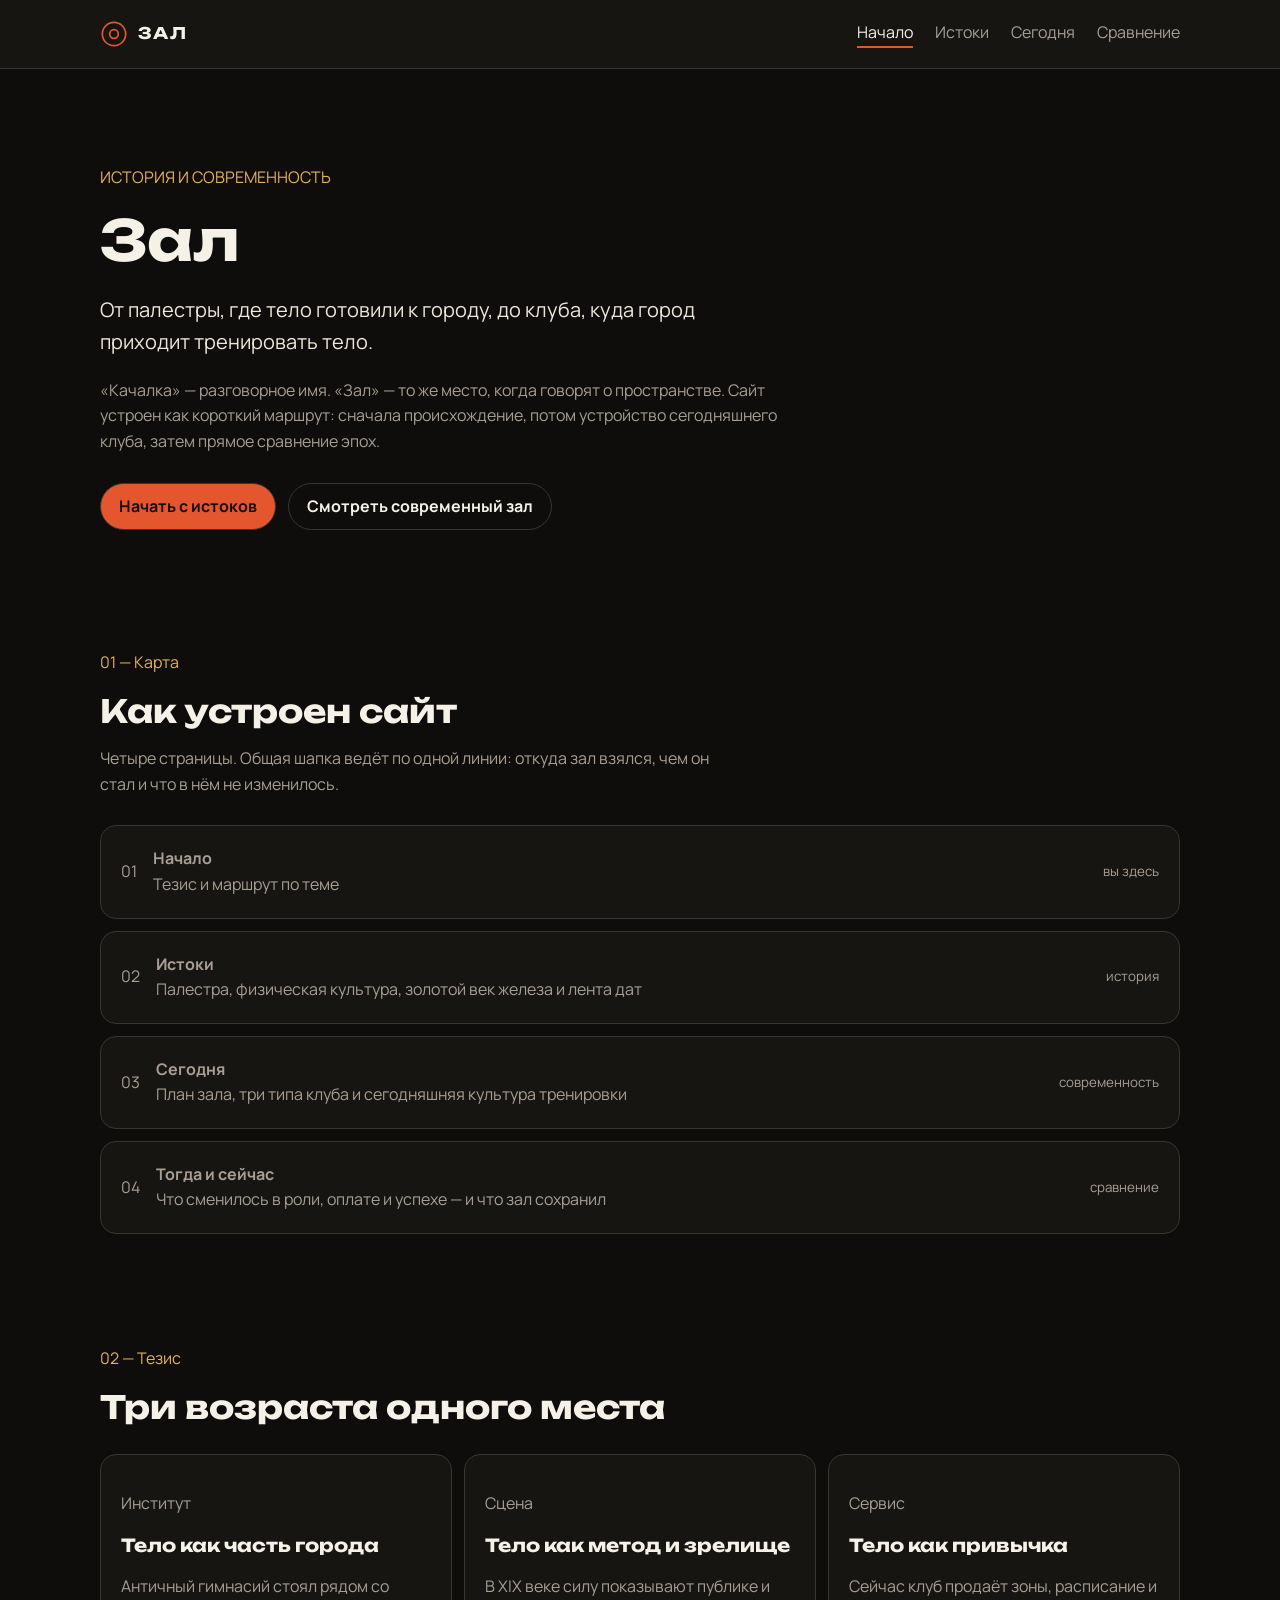
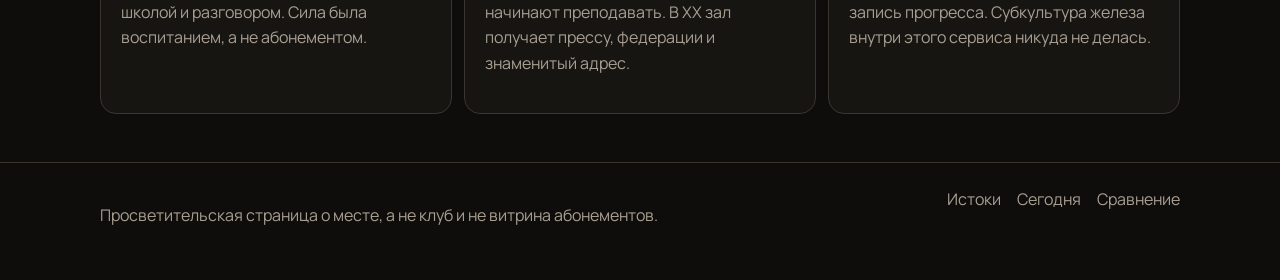
<file: index.html>
<!DOCTYPE html>
<html lang="ru">
<head>
  <meta charset="UTF-8">
  <meta name="viewport" content="width=device-width, initial-scale=1">
  <title>Зал — история и современность</title>
  <meta name="description" content="Структура сайта о качалке: от древней палестры до современного клуба.">
  <link href="https://fonts.googleapis.com/css2?family=Manrope:wght@400;600;700&family=Unbounded:wght@500;700&display=swap" rel="stylesheet">
  <link rel="stylesheet" href="style.css">
</head>
<body>
  <a class="skip" href="#content">К содержанию</a>
  <header class="site-header">
    <div class="wrap">
      <a class="logo" href="index.html">
        <svg viewBox="0 0 36 36" aria-hidden="true">
          <circle cx="18" cy="18" r="15" fill="none" stroke="currentColor" stroke-width="2.2"/>
          <circle cx="18" cy="18" r="5.5" fill="none" stroke="currentColor" stroke-width="2.2"/>
        </svg>
        ЗАЛ
      </a>
      <button class="nav-toggle" type="button" aria-expanded="false" aria-controls="site-nav" aria-label="Меню">
        <span></span>
      </button>
      <nav class="nav" id="site-nav">
        <a href="index.html">Начало</a>
        <a href="history.html">Истоки</a>
        <a href="modern.html">Сегодня</a>
        <a href="compare.html">Сравнение</a>
      </nav>
    </div>
  </header>

  <main id="content">
    <section class="hero">
      <div class="wrap">
        <p class="kicker">История и современность</p>
        <h1>Зал</h1>
        <p class="lead">От палестры, где тело готовили к городу, до клуба, куда город приходит тренировать тело.</p>
        <p class="deck">«Качалка» — разговорное имя. «Зал» — то же место, когда говорят о пространстве. Сайт устроен как короткий маршрут: сначала происхождение, потом устройство сегодняшнего клуба, затем прямое сравнение эпох.</p>
        <div class="hero-actions">
          <a class="btn btn-primary" href="history.html">Начать с истоков</a>
          <a class="btn btn-ghost" href="modern.html">Смотреть современный зал</a>
        </div>
      </div>
    </section>

    <section class="section">
      <div class="wrap">
        <div class="section-head">
          <p class="num">01 — Карта</p>
          <h2>Как устроен сайт</h2>
          <p class="deck">Четыре страницы. Общая шапка ведёт по одной линии: откуда зал взялся, чем он стал и что в нём не изменилось.</p>
        </div>
        <div class="map">
          <a href="index.html">
            <span class="num">01</span>
            <span><strong>Начало</strong><span>Тезис и маршрут по теме</span></span>
            <small>вы здесь</small>
          </a>
          <a href="history.html">
            <span class="num">02</span>
            <span><strong>Истоки</strong><span>Палестра, физическая культура, золотой век железа и лента дат</span></span>
            <small>история</small>
          </a>
          <a href="modern.html">
            <span class="num">03</span>
            <span><strong>Сегодня</strong><span>План зала, три типа клуба и сегодняшняя культура тренировки</span></span>
            <small>современность</small>
          </a>
          <a href="compare.html">
            <span class="num">04</span>
            <span><strong>Тогда и сейчас</strong><span>Что сменилось в роли, оплате и успехе — и что зал сохранил</span></span>
            <small>сравнение</small>
          </a>
        </div>
      </div>
    </section>

    <section class="section">
      <div class="wrap">
        <div class="section-head">
          <p class="num">02 — Тезис</p>
          <h2>Три возраста одного места</h2>
        </div>
        <div class="thesis">
          <article class="card">
            <p class="num">Институт</p>
            <h3>Тело как часть города</h3>
            <p>Античный гимнасий стоял рядом со школой и разговором. Сила была воспитанием, а не абонементом.</p>
          </article>
          <article class="card">
            <p class="num">Сцена</p>
            <h3>Тело как метод и зрелище</h3>
            <p>В XIX веке силу показывают публике и начинают преподавать. В XX зал получает прессу, федерации и знаменитый адрес.</p>
          </article>
          <article class="card">
            <p class="num">Сервис</p>
            <h3>Тело как привычка</h3>
            <p>Сейчас клуб продаёт зоны, расписание и запись прогресса. Субкультура железа внутри этого сервиса никуда не делась.</p>
          </article>
        </div>
      </div>
    </section>
  </main>

  <footer class="site-footer">
    <div class="wrap">
      <p>Просветительская страница о месте, а не клуб и не витрина абонементов.</p>
      <nav aria-label="Страницы">
        <a href="history.html">Истоки</a>
        <a href="modern.html">Сегодня</a>
        <a href="compare.html">Сравнение</a>
      </nav>
    </div>
  </footer>
  <script src="script.js"></script>
</body>
</html>
</file>
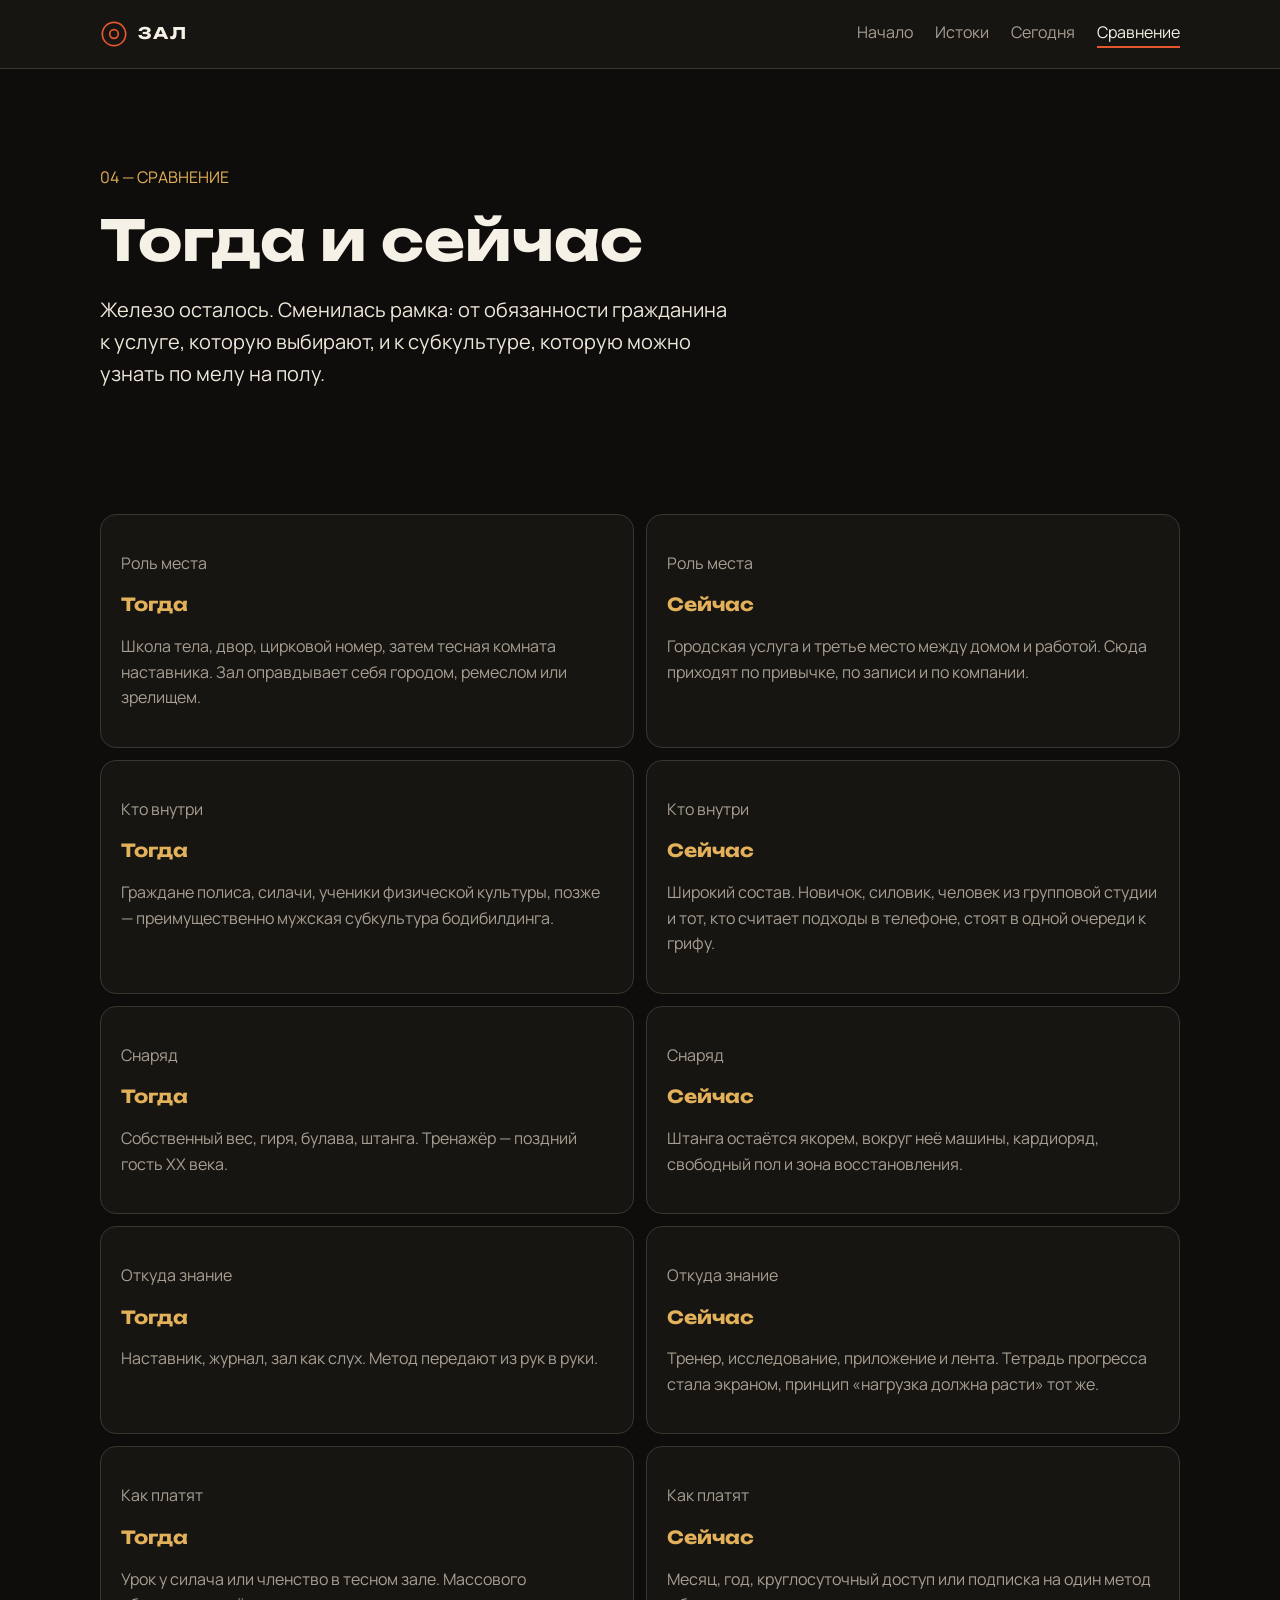
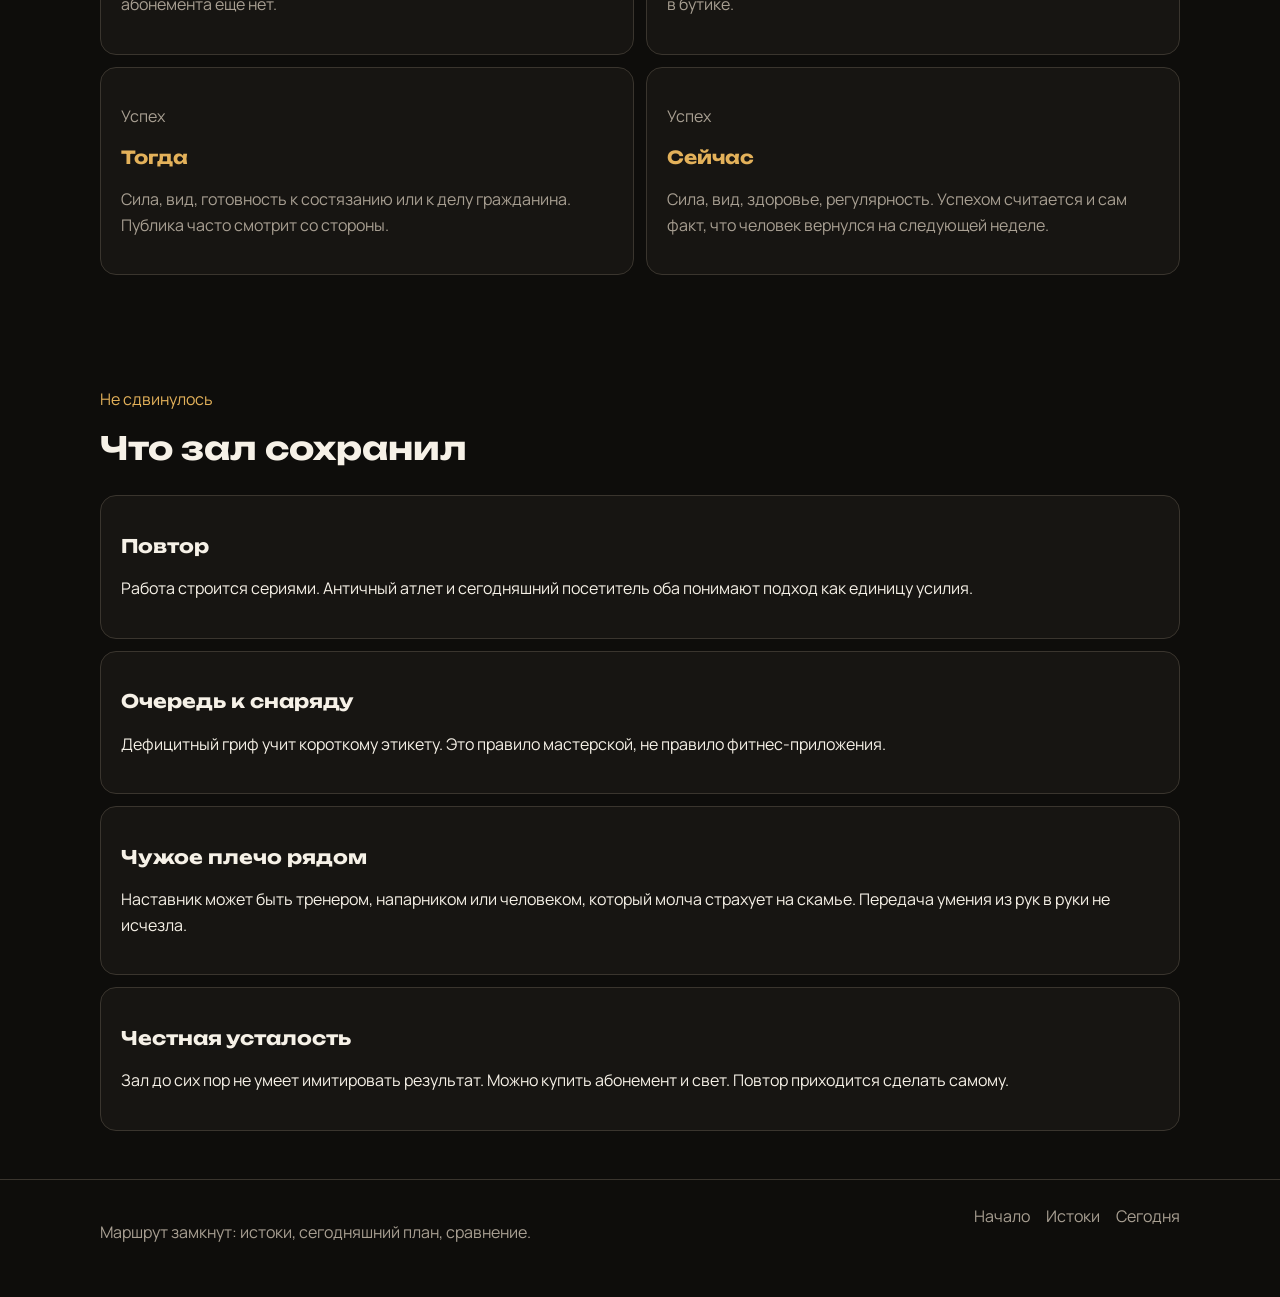
<file: compare.html>
<!DOCTYPE html>
<html lang="ru">
<head>
  <meta charset="UTF-8">
  <meta name="viewport" content="width=device-width, initial-scale=1">
  <title>Тогда и сейчас — зал</title>
  <meta name="description" content="Сравнение исторического и современного зала: роль, снаряд, знание, оплата и то, что сохранилось.">
  <link href="https://fonts.googleapis.com/css2?family=Manrope:wght@400;600;700&family=Unbounded:wght@500;700&display=swap" rel="stylesheet">
  <link rel="stylesheet" href="style.css">
</head>
<body>
  <a class="skip" href="#content">К содержанию</a>
  <header class="site-header">
    <div class="wrap">
      <a class="logo" href="index.html">
        <svg viewBox="0 0 36 36" aria-hidden="true">
          <circle cx="18" cy="18" r="15" fill="none" stroke="currentColor" stroke-width="2.2"/>
          <circle cx="18" cy="18" r="5.5" fill="none" stroke="currentColor" stroke-width="2.2"/>
        </svg>
        ЗАЛ
      </a>
      <button class="nav-toggle" type="button" aria-expanded="false" aria-controls="site-nav" aria-label="Меню">
        <span></span>
      </button>
      <nav class="nav" id="site-nav">
        <a href="index.html">Начало</a>
        <a href="history.html">Истоки</a>
        <a href="modern.html">Сегодня</a>
        <a href="compare.html">Сравнение</a>
      </nav>
    </div>
  </header>

  <main id="content">
    <section class="hero">
      <div class="wrap">
        <p class="kicker">04 — Сравнение</p>
        <h1>Тогда и сейчас</h1>
        <p class="lead">Железо осталось. Сменилась рамка: от обязанности гражданина к услуге, которую выбирают, и к субкультуре, которую можно узнать по мелу на полу.</p>
      </div>
    </section>

    <section class="section">
      <div class="wrap">
        <div class="compare">
          <article>
            <p class="num">Роль места</p>
            <h3>Тогда</h3>
            <p>Школа тела, двор, цирковой номер, затем тесная комната наставника. Зал оправдывает себя городом, ремеслом или зрелищем.</p>
          </article>
          <article>
            <p class="num">Роль места</p>
            <h3>Сейчас</h3>
            <p>Городская услуга и третье место между домом и работой. Сюда приходят по привычке, по записи и по компании.</p>
          </article>
          <article>
            <p class="num">Кто внутри</p>
            <h3>Тогда</h3>
            <p>Граждане полиса, силачи, ученики физической культуры, позже — преимущественно мужская субкультура бодибилдинга.</p>
          </article>
          <article>
            <p class="num">Кто внутри</p>
            <h3>Сейчас</h3>
            <p>Широкий состав. Новичок, силовик, человек из групповой студии и тот, кто считает подходы в телефоне, стоят в одной очереди к грифу.</p>
          </article>
          <article>
            <p class="num">Снаряд</p>
            <h3>Тогда</h3>
            <p>Собственный вес, гиря, булава, штанга. Тренажёр — поздний гость XX века.</p>
          </article>
          <article>
            <p class="num">Снаряд</p>
            <h3>Сейчас</h3>
            <p>Штанга остаётся якорем, вокруг неё машины, кардиоряд, свободный пол и зона восстановления.</p>
          </article>
          <article>
            <p class="num">Откуда знание</p>
            <h3>Тогда</h3>
            <p>Наставник, журнал, зал как слух. Метод передают из рук в руки.</p>
          </article>
          <article>
            <p class="num">Откуда знание</p>
            <h3>Сейчас</h3>
            <p>Тренер, исследование, приложение и лента. Тетрадь прогресса стала экраном, принцип «нагрузка должна расти» тот же.</p>
          </article>
          <article>
            <p class="num">Как платят</p>
            <h3>Тогда</h3>
            <p>Урок у силача или членство в тесном зале. Массового абонемента ещё нет.</p>
          </article>
          <article>
            <p class="num">Как платят</p>
            <h3>Сейчас</h3>
            <p>Месяц, год, круглосуточный доступ или подписка на один метод в бутике.</p>
          </article>
          <article>
            <p class="num">Успех</p>
            <h3>Тогда</h3>
            <p>Сила, вид, готовность к состязанию или к делу гражданина. Публика часто смотрит со стороны.</p>
          </article>
          <article>
            <p class="num">Успех</p>
            <h3>Сейчас</h3>
            <p>Сила, вид, здоровье, регулярность. Успехом считается и сам факт, что человек вернулся на следующей неделе.</p>
          </article>
        </div>
      </div>
    </section>

    <section class="section">
      <div class="wrap">
        <div class="section-head">
          <p class="num">Не сдвинулось</p>
          <h2>Что зал сохранил</h2>
        </div>
        <ul class="keep">
          <li>
            <h3>Повтор</h3>
            <p>Работа строится сериями. Античный атлет и сегодняшний посетитель оба понимают подход как единицу усилия.</p>
          </li>
          <li>
            <h3>Очередь к снаряду</h3>
            <p>Дефицитный гриф учит короткому этикету. Это правило мастерской, не правило фитнес-приложения.</p>
          </li>
          <li>
            <h3>Чужое плечо рядом</h3>
            <p>Наставник может быть тренером, напарником или человеком, который молча страхует на скамье. Передача умения из рук в руки не исчезла.</p>
          </li>
          <li>
            <h3>Честная усталость</h3>
            <p>Зал до сих пор не умеет имитировать результат. Можно купить абонемент и свет. Повтор приходится сделать самому.</p>
          </li>
        </ul>
      </div>
    </section>
  </main>

  <footer class="site-footer">
    <div class="wrap">
      <p>Маршрут замкнут: истоки, сегодняшний план, сравнение.</p>
      <nav aria-label="Страницы">
        <a href="index.html">Начало</a>
        <a href="history.html">Истоки</a>
        <a href="modern.html">Сегодня</a>
      </nav>
    </div>
  </footer>
  <script src="script.js"></script>
</body>
</html>
</file>
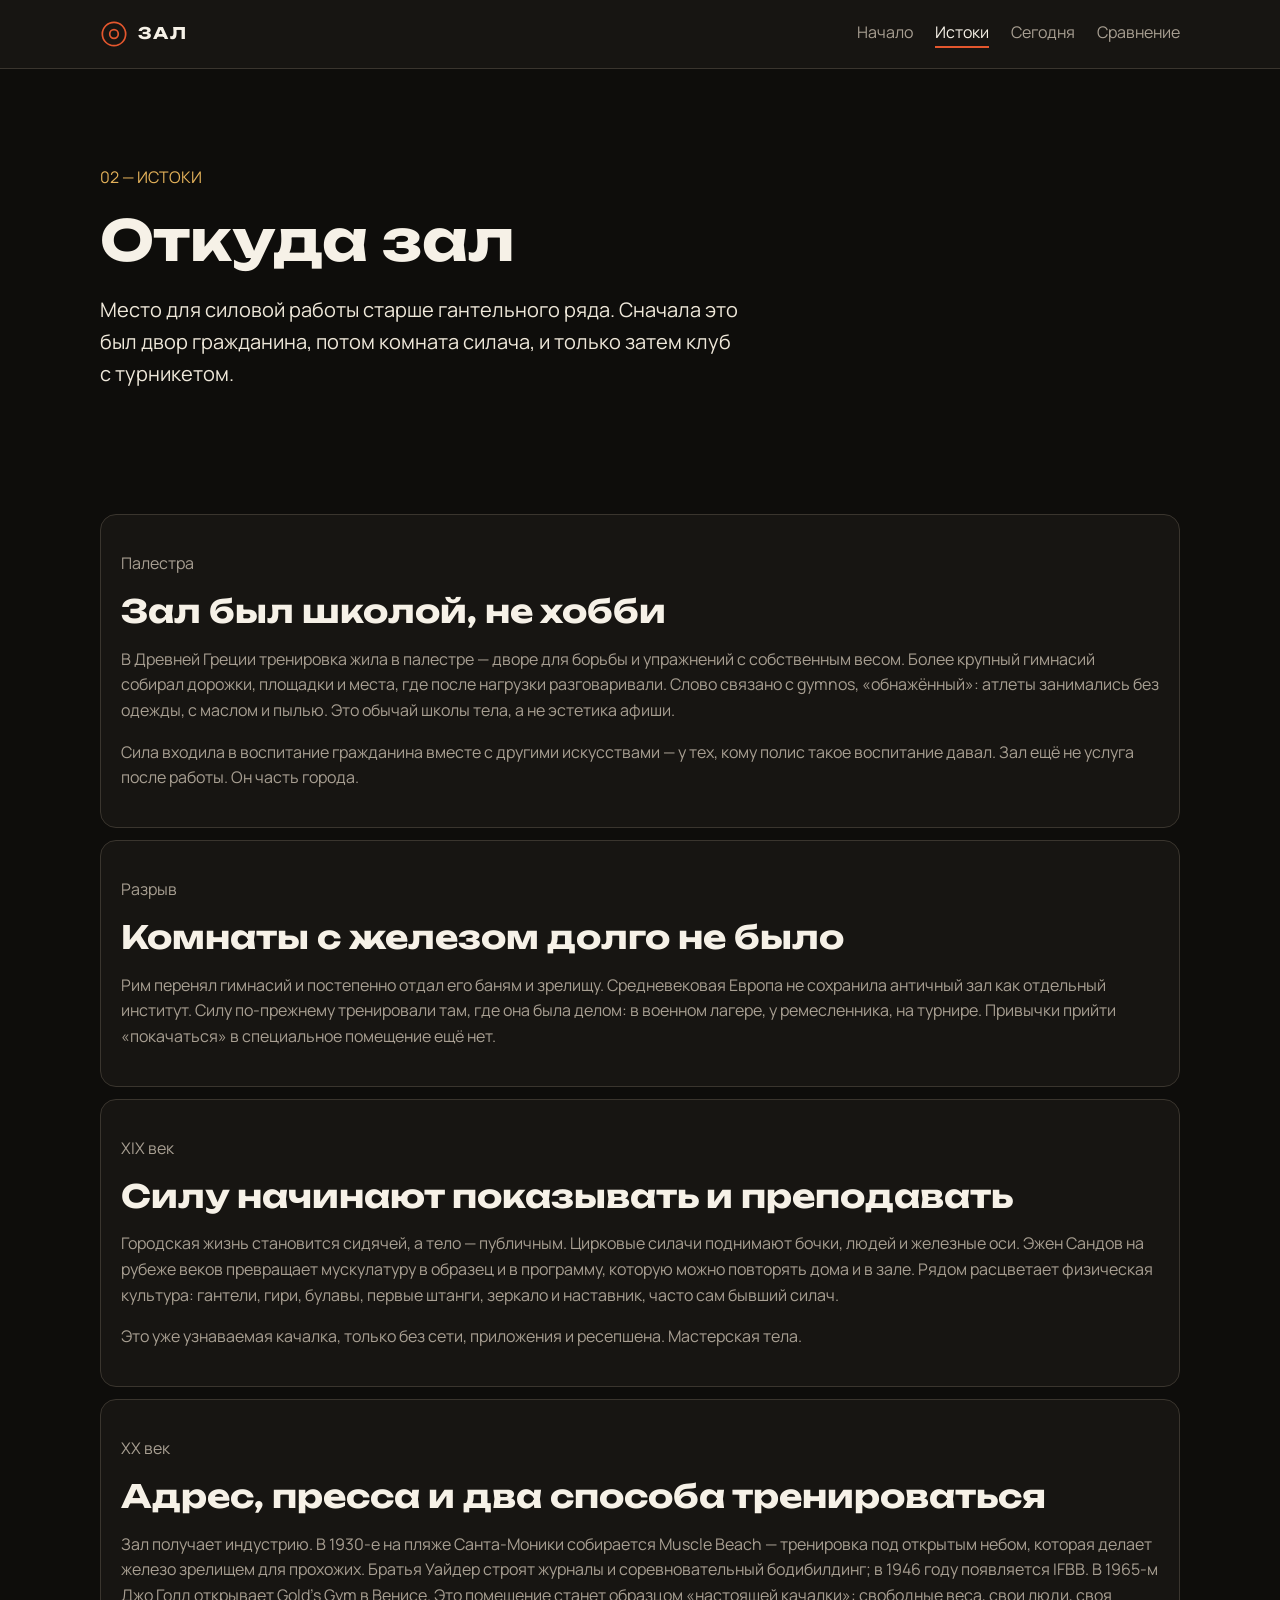
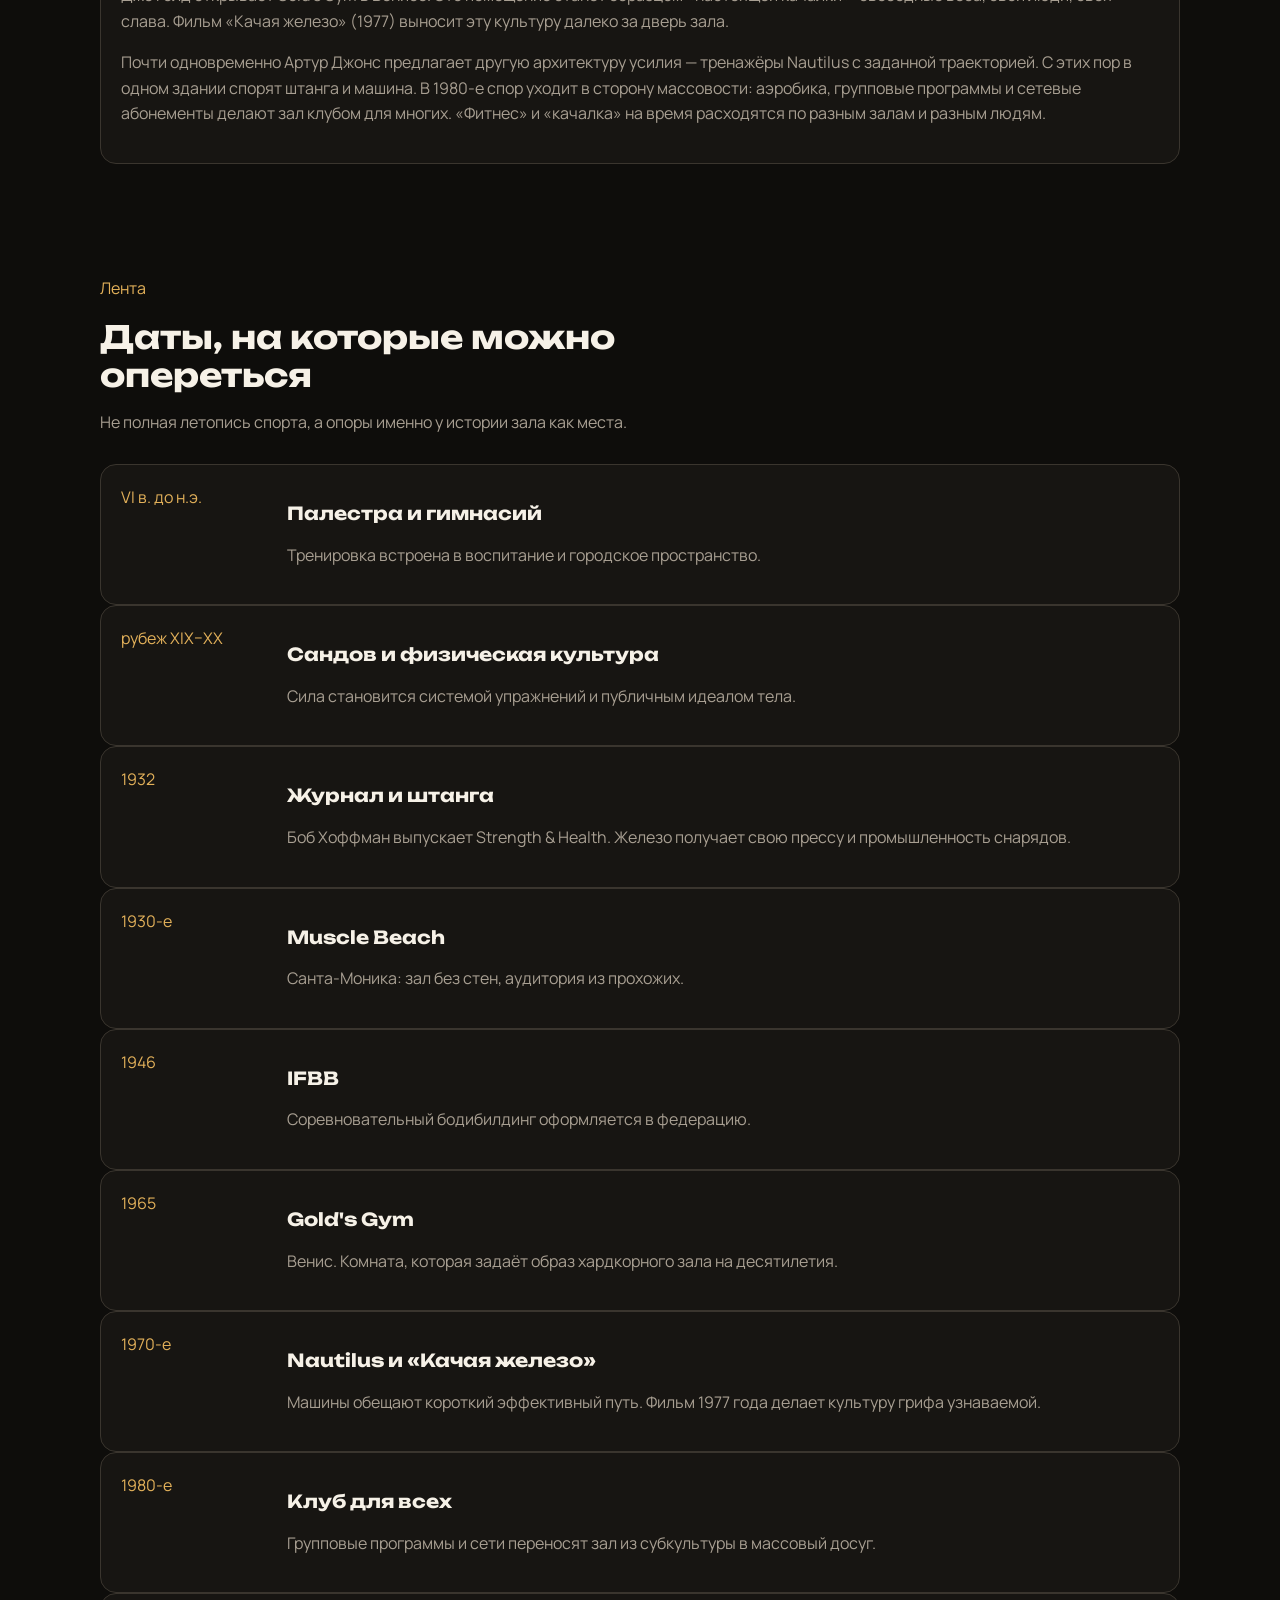
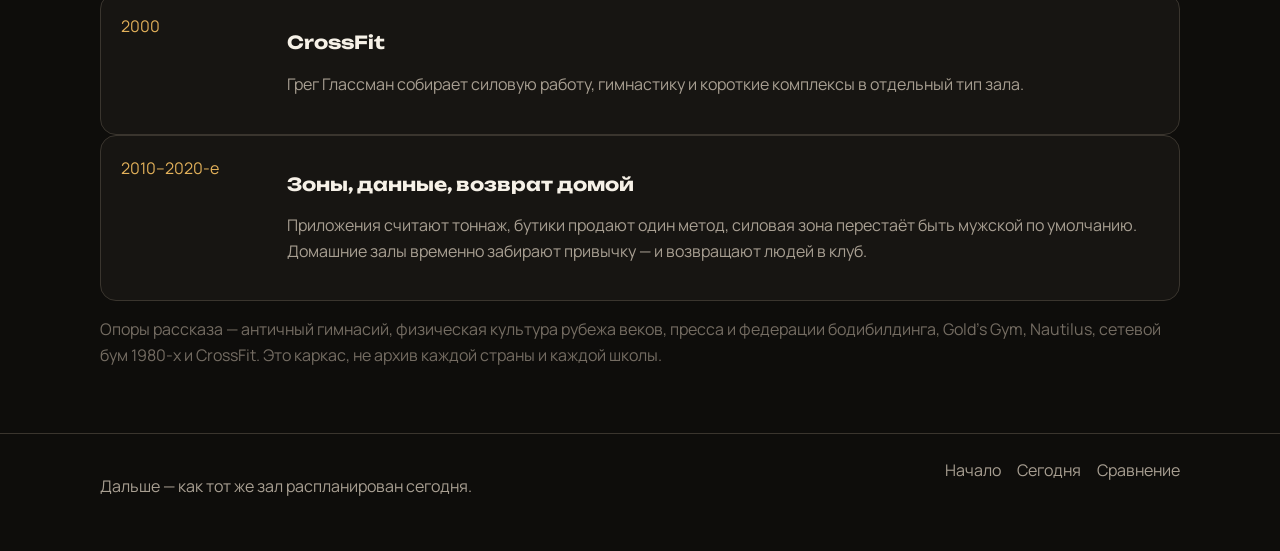
<file: history.html>
<!DOCTYPE html>
<html lang="ru">
<head>
  <meta charset="UTF-8">
  <meta name="viewport" content="width=device-width, initial-scale=1">
  <title>Истоки зала</title>
  <meta name="description" content="Как появилась качалка: палестра, силачи XIX века, Muscle Beach, Gold's Gym и сетевые клубы.">
  <link href="https://fonts.googleapis.com/css2?family=Manrope:wght@400;600;700&family=Unbounded:wght@500;700&display=swap" rel="stylesheet">
  <link rel="stylesheet" href="style.css">
</head>
<body>
  <a class="skip" href="#content">К содержанию</a>
  <header class="site-header">
    <div class="wrap">
      <a class="logo" href="index.html">
        <svg viewBox="0 0 36 36" aria-hidden="true">
          <circle cx="18" cy="18" r="15" fill="none" stroke="currentColor" stroke-width="2.2"/>
          <circle cx="18" cy="18" r="5.5" fill="none" stroke="currentColor" stroke-width="2.2"/>
        </svg>
        ЗАЛ
      </a>
      <button class="nav-toggle" type="button" aria-expanded="false" aria-controls="site-nav" aria-label="Меню">
        <span></span>
      </button>
      <nav class="nav" id="site-nav">
        <a href="index.html">Начало</a>
        <a href="history.html">Истоки</a>
        <a href="modern.html">Сегодня</a>
        <a href="compare.html">Сравнение</a>
      </nav>
    </div>
  </header>

  <main id="content">
    <section class="hero">
      <div class="wrap">
        <p class="kicker">02 — Истоки</p>
        <h1>Откуда зал</h1>
        <p class="lead">Место для силовой работы старше гантельного ряда. Сначала это был двор гражданина, потом комната силача, и только затем клуб с турникетом.</p>
      </div>
    </section>

    <section class="section">
      <div class="wrap stack">
        <article class="prose">
          <p class="num">Палестра</p>
          <h2>Зал был школой, не хобби</h2>
          <p>В Древней Греции тренировка жила в палестре — дворе для борьбы и упражнений с собственным весом. Более крупный гимнасий собирал дорожки, площадки и места, где после нагрузки разговаривали. Слово связано с gymnos, «обнажённый»: атлеты занимались без одежды, с маслом и пылью. Это обычай школы тела, а не эстетика афиши.</p>
          <p>Сила входила в воспитание гражданина вместе с другими искусствами — у тех, кому полис такое воспитание давал. Зал ещё не услуга после работы. Он часть города.</p>
        </article>

        <article class="prose">
          <p class="num">Разрыв</p>
          <h2>Комнаты с железом долго не было</h2>
          <p>Рим перенял гимнасий и постепенно отдал его баням и зрелищу. Средневековая Европа не сохранила античный зал как отдельный институт. Силу по-прежнему тренировали там, где она была делом: в военном лагере, у ремесленника, на турнире. Привычки прийти «покачаться» в специальное помещение ещё нет.</p>
        </article>

        <article class="prose">
          <p class="num">XIX век</p>
          <h2>Силу начинают показывать и преподавать</h2>
          <p>Городская жизнь становится сидячей, а тело — публичным. Цирковые силачи поднимают бочки, людей и железные оси. Эжен Сандов на рубеже веков превращает мускулатуру в образец и в программу, которую можно повторять дома и в зале. Рядом расцветает физическая культура: гантели, гири, булавы, первые штанги, зеркало и наставник, часто сам бывший силач.</p>
          <p>Это уже узнаваемая качалка, только без сети, приложения и ресепшена. Мастерская тела.</p>
        </article>

        <article class="prose">
          <p class="num">XX век</p>
          <h2>Адрес, пресса и два способа тренироваться</h2>
          <p>Зал получает индустрию. В 1930-е на пляже Санта-Моники собирается Muscle Beach — тренировка под открытым небом, которая делает железо зрелищем для прохожих. Братья Уайдер строят журналы и соревновательный бодибилдинг; в 1946 году появляется IFBB. В 1965-м Джо Голд открывает Gold's Gym в Венисе. Это помещение станет образцом «настоящей качалки»: свободные веса, свои люди, своя слава. Фильм «Качая железо» (1977) выносит эту культуру далеко за дверь зала.</p>
          <p>Почти одновременно Артур Джонс предлагает другую архитектуру усилия — тренажёры Nautilus с заданной траекторией. С этих пор в одном здании спорят штанга и машина. В 1980-е спор уходит в сторону массовости: аэробика, групповые программы и сетевые абонементы делают зал клубом для многих. «Фитнес» и «качалка» на время расходятся по разным залам и разным людям.</p>
        </article>
      </div>
    </section>

    <section class="section" id="timeline">
      <div class="wrap">
        <div class="section-head">
          <p class="num">Лента</p>
          <h2>Даты, на которые можно опереться</h2>
          <p class="deck">Не полная летопись спорта, а опоры именно у истории зала как места.</p>
        </div>
        <ol class="time">
          <li>
            <time>VI в. до н.э.</time>
            <div>
              <h3>Палестра и гимнасий</h3>
              <p>Тренировка встроена в воспитание и городское пространство.</p>
            </div>
          </li>
          <li>
            <time>рубеж XIX–XX</time>
            <div>
              <h3>Сандов и физическая культура</h3>
              <p>Сила становится системой упражнений и публичным идеалом тела.</p>
            </div>
          </li>
          <li>
            <time>1932</time>
            <div>
              <h3>Журнал и штанга</h3>
              <p>Боб Хоффман выпускает Strength &amp; Health. Железо получает свою прессу и промышленность снарядов.</p>
            </div>
          </li>
          <li>
            <time>1930-е</time>
            <div>
              <h3>Muscle Beach</h3>
              <p>Санта-Моника: зал без стен, аудитория из прохожих.</p>
            </div>
          </li>
          <li>
            <time>1946</time>
            <div>
              <h3>IFBB</h3>
              <p>Соревновательный бодибилдинг оформляется в федерацию.</p>
            </div>
          </li>
          <li>
            <time>1965</time>
            <div>
              <h3>Gold's Gym</h3>
              <p>Венис. Комната, которая задаёт образ хардкорного зала на десятилетия.</p>
            </div>
          </li>
          <li>
            <time>1970-е</time>
            <div>
              <h3>Nautilus и «Качая железо»</h3>
              <p>Машины обещают короткий эффективный путь. Фильм 1977 года делает культуру грифа узнаваемой.</p>
            </div>
          </li>
          <li>
            <time>1980-е</time>
            <div>
              <h3>Клуб для всех</h3>
              <p>Групповые программы и сети переносят зал из субкультуры в массовый досуг.</p>
            </div>
          </li>
          <li>
            <time>2000</time>
            <div>
              <h3>CrossFit</h3>
              <p>Грег Глассман собирает силовую работу, гимнастику и короткие комплексы в отдельный тип зала.</p>
            </div>
          </li>
          <li>
            <time>2010–2020-е</time>
            <div>
              <h3>Зоны, данные, возврат домой</h3>
              <p>Приложения считают тоннаж, бутики продают один метод, силовая зона перестаёт быть мужской по умолчанию. Домашние залы временно забирают привычку — и возвращают людей в клуб.</p>
            </div>
          </li>
        </ol>
        <p class="note">Опоры рассказа — античный гимнасий, физическая культура рубежа веков, пресса и федерации бодибилдинга, Gold's Gym, Nautilus, сетевой бум 1980-х и CrossFit. Это каркас, не архив каждой страны и каждой школы.</p>
      </div>
    </section>
  </main>

  <footer class="site-footer">
    <div class="wrap">
      <p>Дальше — как тот же зал распланирован сегодня.</p>
      <nav aria-label="Страницы">
        <a href="index.html">Начало</a>
        <a href="modern.html">Сегодня</a>
        <a href="compare.html">Сравнение</a>
      </nav>
    </div>
  </footer>
  <script src="script.js"></script>
</body>
</html>
</file>
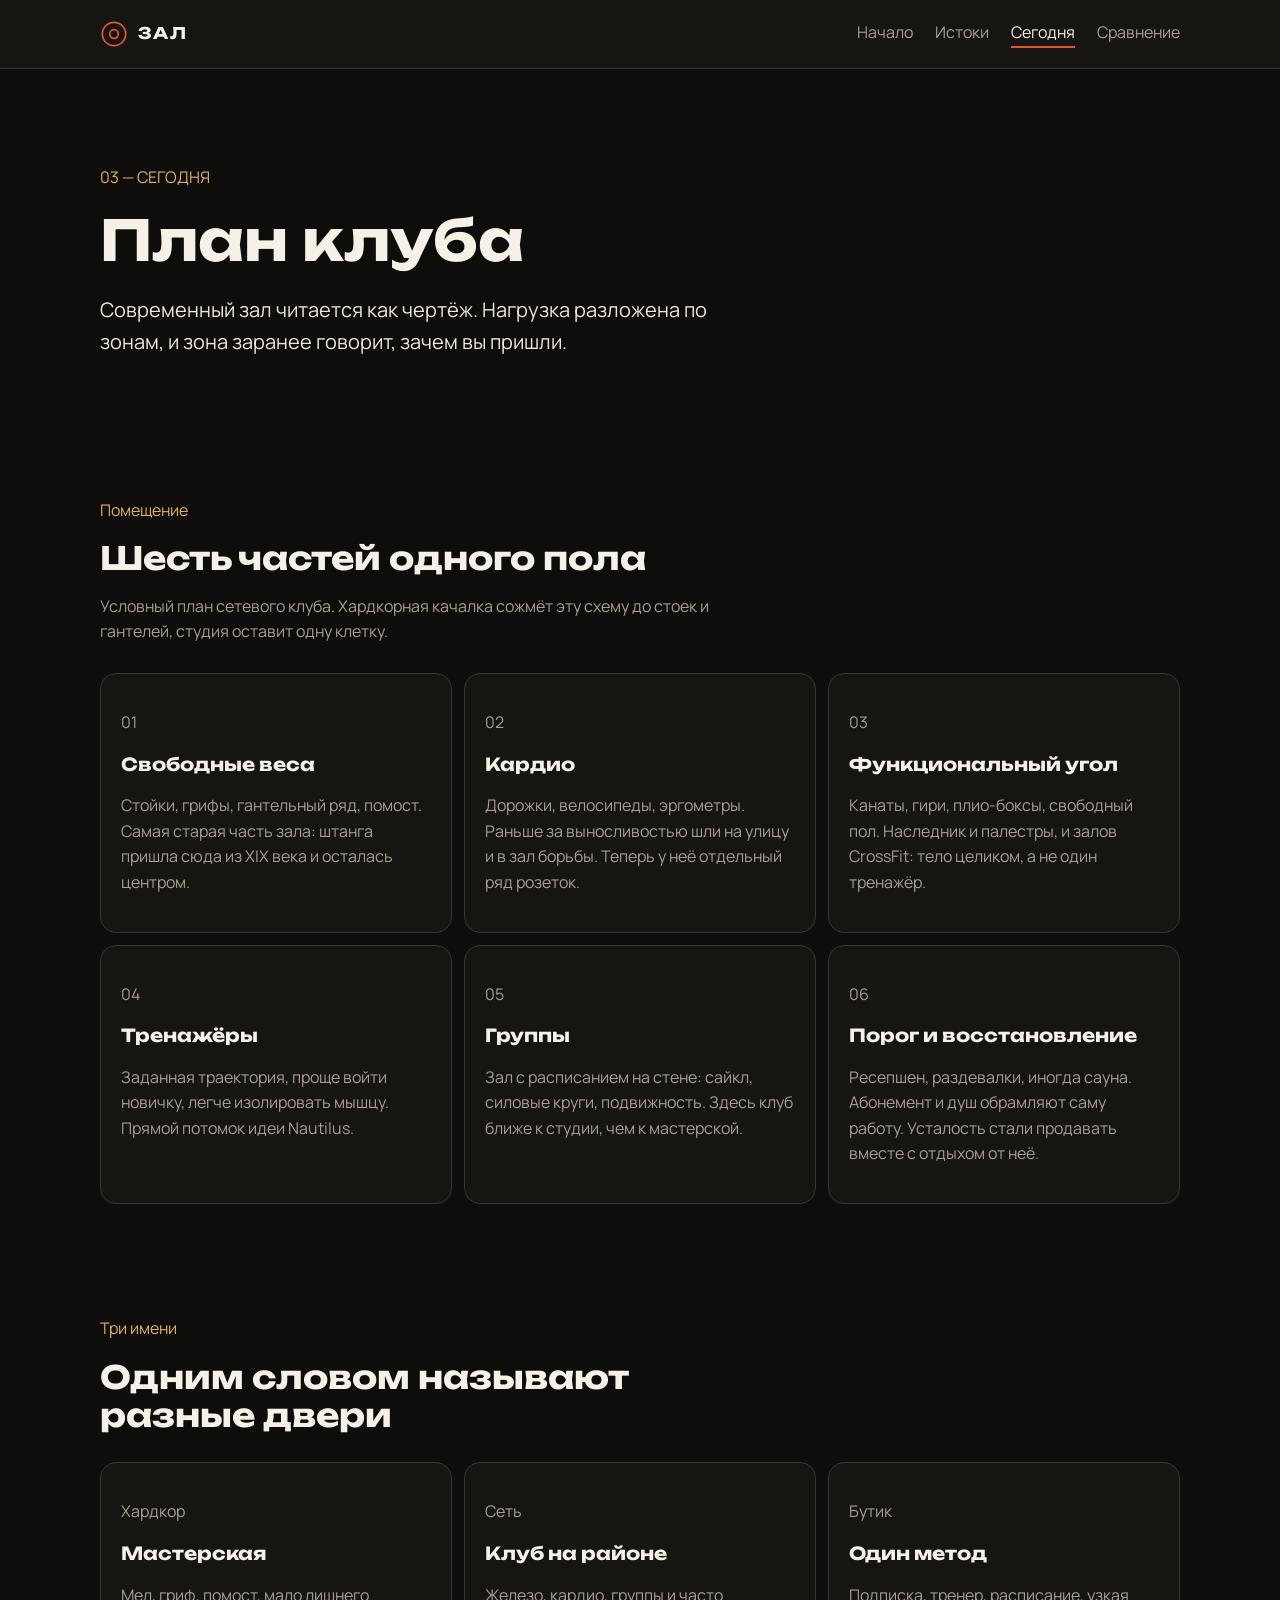
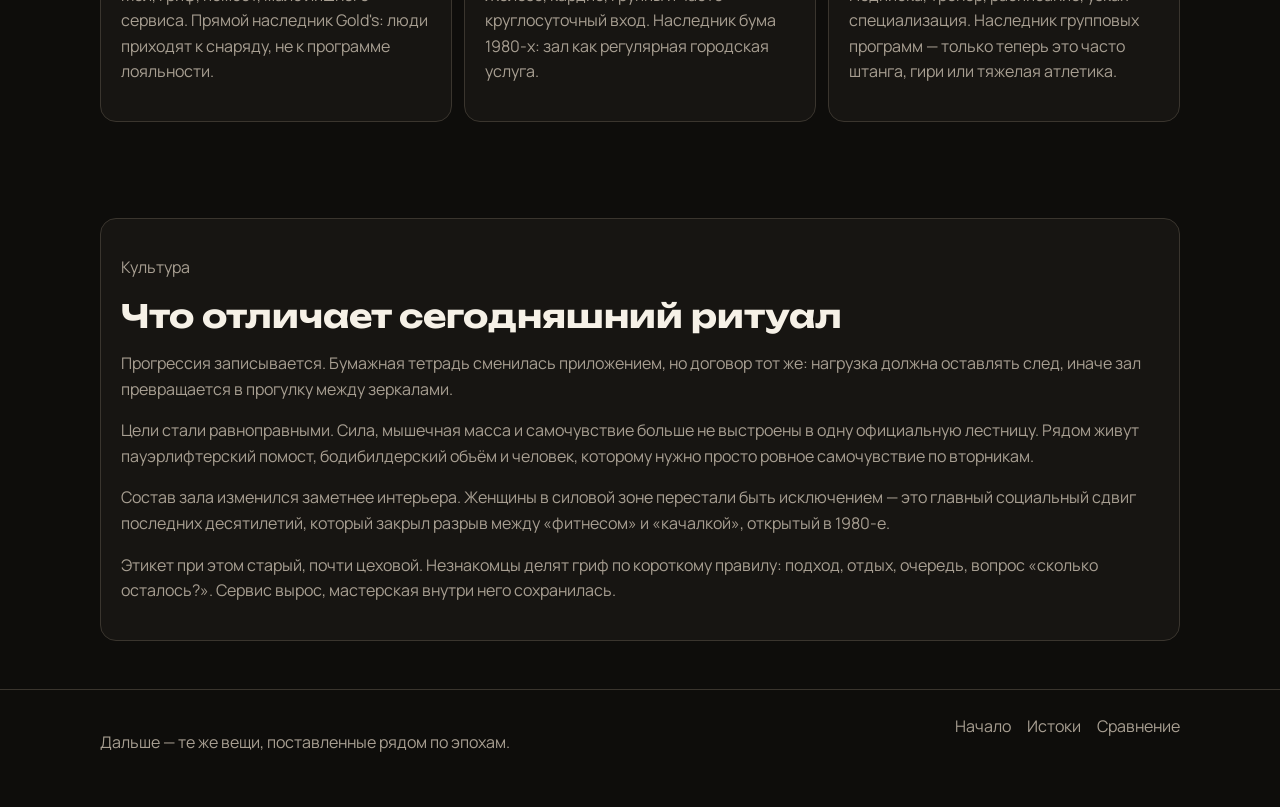
<file: modern.html>
<!DOCTYPE html>
<html lang="ru">
<head>
  <meta charset="UTF-8">
  <meta name="viewport" content="width=device-width, initial-scale=1">
  <title>Современный зал</title>
  <meta name="description" content="Как устроен сегодняшний клуб: зоны, типы залов и культура тренировки.">
  <link href="https://fonts.googleapis.com/css2?family=Manrope:wght@400;600;700&family=Unbounded:wght@500;700&display=swap" rel="stylesheet">
  <link rel="stylesheet" href="style.css">
</head>
<body>
  <a class="skip" href="#content">К содержанию</a>
  <header class="site-header">
    <div class="wrap">
      <a class="logo" href="main.html">
        <svg viewBox="0 0 36 36" aria-hidden="true">
          <circle cx="18" cy="18" r="15" fill="none" stroke="currentColor" stroke-width="2.2"/>
          <circle cx="18" cy="18" r="5.5" fill="none" stroke="currentColor" stroke-width="2.2"/>
        </svg>
        ЗАЛ
      </a>
      <button class="nav-toggle" type="button" aria-expanded="false" aria-controls="site-nav" aria-label="Меню">
        <span></span>
      </button>
      <nav class="nav" id="site-nav">
        <a href="index.html">Начало</a>
        <a href="history.html">Истоки</a>
        <a href="modern.html">Сегодня</a>
        <a href="compare.html">Сравнение</a>
      </nav>
    </div>
  </header>

  <main id="content">
    <section class="hero">
      <div class="wrap">
        <p class="kicker">03 — Сегодня</p>
        <h1>План клуба</h1>
        <p class="lead">Современный зал читается как чертёж. Нагрузка разложена по зонам, и зона заранее говорит, зачем вы пришли.</p>
      </div>
    </section>

    <section class="section">
      <div class="wrap">
        <div class="section-head">
          <p class="num">Помещение</p>
          <h2>Шесть частей одного пола</h2>
          <p class="deck">Условный план сетевого клуба. Хардкорная качалка сожмёт эту схему до стоек и гантелей, студия оставит одну клетку.</p>
        </div>
        <div class="plan">
          <article class="zone zone-free" tabindex="0">
            <p class="num">01</p>
            <h3>Свободные веса</h3>
            <p>Стойки, грифы, гантельный ряд, помост. Самая старая часть зала: штанга пришла сюда из XIX века и осталась центром.</p>
          </article>
          <article class="zone zone-cardio" tabindex="0">
            <p class="num">02</p>
            <h3>Кардио</h3>
            <p>Дорожки, велосипеды, эргометры. Раньше за выносливостью шли на улицу и в зал борьбы. Теперь у неё отдельный ряд розеток.</p>
          </article>
          <article class="zone zone-func" tabindex="0">
            <p class="num">03</p>
            <h3>Функциональный угол</h3>
            <p>Канаты, гири, плио-боксы, свободный пол. Наследник и палестры, и залов CrossFit: тело целиком, а не один тренажёр.</p>
          </article>
          <article class="zone zone-machines" tabindex="0">
            <p class="num">04</p>
            <h3>Тренажёры</h3>
            <p>Заданная траектория, проще войти новичку, легче изолировать мышцу. Прямой потомок идеи Nautilus.</p>
          </article>
          <article class="zone zone-groups" tabindex="0">
            <p class="num">05</p>
            <h3>Группы</h3>
            <p>Зал с расписанием на стене: сайкл, силовые круги, подвижность. Здесь клуб ближе к студии, чем к мастерской.</p>
          </article>
          <article class="zone zone-edge" tabindex="0">
            <p class="num">06</p>
            <h3>Порог и восстановление</h3>
            <p>Ресепшен, раздевалки, иногда сауна. Абонемент и душ обрамляют саму работу. Усталость стали продавать вместе с отдыхом от неё.</p>
          </article>
        </div>
      </div>
    </section>

    <section class="section">
      <div class="wrap">
        <div class="section-head">
          <p class="num">Три имени</p>
          <h2>Одним словом называют разные двери</h2>
        </div>
        <div class="clubs">
          <article class="card">
            <p class="num">Хардкор</p>
            <h3>Мастерская</h3>
            <p>Мел, гриф, помост, мало лишнего сервиса. Прямой наследник Gold's: люди приходят к снаряду, не к программе лояльности.</p>
          </article>
          <article class="card">
            <p class="num">Сеть</p>
            <h3>Клуб на районе</h3>
            <p>Железо, кардио, группы и часто круглосуточный вход. Наследник бума 1980-х: зал как регулярная городская услуга.</p>
          </article>
          <article class="card">
            <p class="num">Бутик</p>
            <h3>Один метод</h3>
            <p>Подписка, тренер, расписание, узкая специализация. Наследник групповых программ — только теперь это часто штанга, гири или тяжелая атлетика.</p>
          </article>
        </div>
      </div>
    </section>

    <section class="section">
      <div class="wrap stack">
        <article class="prose">
          <p class="num">Культура</p>
          <h2>Что отличает сегодняшний ритуал</h2>
          <p>Прогрессия записывается. Бумажная тетрадь сменилась приложением, но договор тот же: нагрузка должна оставлять след, иначе зал превращается в прогулку между зеркалами.</p>
          <p>Цели стали равноправными. Сила, мышечная масса и самочувствие больше не выстроены в одну официальную лестницу. Рядом живут пауэрлифтерский помост, бодибилдерский объём и человек, которому нужно просто ровное самочувствие по вторникам.</p>
          <p>Состав зала изменился заметнее интерьера. Женщины в силовой зоне перестали быть исключением — это главный социальный сдвиг последних десятилетий, который закрыл разрыв между «фитнесом» и «качалкой», открытый в 1980-е.</p>
          <p>Этикет при этом старый, почти цеховой. Незнакомцы делят гриф по короткому правилу: подход, отдых, очередь, вопрос «сколько осталось?». Сервис вырос, мастерская внутри него сохранилась.</p>
        </article>
      </div>
    </section>
  </main>

  <footer class="site-footer">
    <div class="wrap">
      <p>Дальше — те же вещи, поставленные рядом по эпохам.</p>
      <nav aria-label="Страницы">
        <a href="index.html">Начало</a>
        <a href="history.html">Истоки</a>
        <a href="compare.html">Сравнение</a>
      </nav>
    </div>
  </footer>
  <script src="script.js"></script>
</body>
</html>
</file>
<file: style.css>
* {
  box-sizing: border-box;
}

body {
  margin: 0;
  background: #0e0d0b;
  color: #f6f1e7;
  font-family: "Manrope", "Segoe UI", sans-serif;
  font-size: 16px;
  line-height: 1.6;
}

a {
  color: inherit;
}

a:hover {
  color: #e3b15a;
}

:focus-visible {
  outline: 2px solid #e3b15a;
  outline-offset: 3px;
}

img,
svg {
  display: block;
  max-width: 100%;
}

.wrap {
  width: calc(100% - 40px);
  max-width: 1080px;
  margin: 0 auto;
}

.skip {
  position: absolute;
  top: -50px;
  left: 16px;
  z-index: 20;
  padding: 8px 12px;
  background: #e3b15a;
  color: #1a140c;
}

.skip:focus {
  top: 12px;
}

.site-header {
  position: sticky;
  top: 0;
  z-index: 10;
  background: #171512;
  border-bottom: 1px solid #3a352e;
}

.site-header .wrap {
  min-height: 68px;
  display: flex;
  align-items: center;
  justify-content: space-between;
  gap: 16px;
}

.logo {
  display: flex;
  align-items: center;
  gap: 10px;
  font-family: "Unbounded", "Segoe UI", sans-serif;
  font-weight: 700;
  letter-spacing: 2px;
  text-decoration: none;
}

.logo svg {
  width: 28px;
  color: #e4572e;
}

.nav {
  display: flex;
  gap: 22px;
}

.nav a,
.site-footer a {
  color: #a89f92;
  text-decoration: none;
}

.nav a[aria-current="page"] {
  color: #f6f1e7;
  border-bottom: 2px solid #e4572e;
}

.nav-toggle {
  display: none;
  width: 44px;
  height: 44px;
  padding: 10px;
  border: 1px solid #3a352e;
  border-radius: 50%;
  background: transparent;
  color: #f6f1e7;
}

.nav-toggle span,
.nav-toggle span::before,
.nav-toggle span::after {
  display: block;
  width: 18px;
  height: 2px;
  background: currentColor;
}

.nav-toggle span {
  position: relative;
  margin: auto;
}

.nav-toggle span::before,
.nav-toggle span::after {
  position: absolute;
  left: 0;
  content: "";
}

.nav-toggle span::before {
  top: -6px;
}

.nav-toggle span::after {
  top: 6px;
}

.hero {
  padding: 80px 0 56px;
}

h1,
h2,
h3 {
  font-family: "Unbounded", "Segoe UI", sans-serif;
  line-height: 1.2;
}

h1 {
  max-width: 800px;
  margin: 0;
  font-size: 56px;
}

h2 {
  margin: 0;
  font-size: 32px;
}

.kicker,
.num {
  color: #e3b15a;
}

.kicker {
  text-transform: uppercase;
}

.lead {
  max-width: 640px;
  color: #efe8da;
  font-size: 20px;
}

.deck {
  max-width: 680px;
  color: #a89f92;
}

.hero-actions {
  display: flex;
  flex-wrap: wrap;
  gap: 12px;
  margin-top: 28px;
}

.btn {
  display: inline-block;
  padding: 10px 18px;
  border: 1px solid #3a352e;
  border-radius: 24px;
  font-weight: 700;
  text-decoration: none;
}

.btn-primary {
  background: #e4572e;
  color: #1a0d08;
}

.btn-ghost {
  color: #f6f1e7;
}

.section {
  padding: 48px 0;
}

.section-head {
  max-width: 640px;
  margin-bottom: 28px;
}

.map,
.thesis,
.clubs,
.compare,
.keep,
.plan {
  display: grid;
  gap: 12px;
}

.map a,
.card,
.prose,
.zone,
.time li,
.compare article,
.keep li {
  padding: 20px;
  border: 1px solid #3a352e;
  border-radius: 16px;
  background: #171512;
}

.map a {
  display: grid;
  grid-template-columns: auto 1fr auto;
  align-items: center;
  gap: 16px;
  text-decoration: none;
}

.map a:hover {
  border-color: #e3b15a;
}

.map strong,
.map span span {
  display: block;
}

.map span,
.map small,
.card p,
.prose p,
.zone p,
.time p,
.compare p {
  color: #a89f92;
}

.map small {
  justify-self: end;
}

.thesis,
.clubs {
  grid-template-columns: repeat(3, 1fr);
}

.compare {
  grid-template-columns: repeat(2, 1fr);
}

.card h3,
.zone h3,
.time h3,
.compare h3 {
  font-size: 18px;
}

.prose + .prose,
.stack > * + * {
  margin-top: 12px;
}

.time,
.keep {
  margin: 0;
  padding: 0;
  list-style: none;
}

.time li {
  display: grid;
  grid-template-columns: 150px 1fr;
  gap: 16px;
}

.time time,
.compare h3 {
  color: #e3b15a;
}

.plan {
  grid-template-columns: repeat(3, 1fr);
}

.zone {
  min-height: 120px;
}

.zone:hover,
.zone:focus-within {
  background: #221f1a;
}

.note {
  color: #746c62;
}

.site-footer {
  padding: 24px 0 36px;
  border-top: 1px solid #3a352e;
  color: #a89f92;
}

.site-footer .wrap,
.site-footer nav {
  display: flex;
  justify-content: space-between;
  flex-wrap: wrap;
  gap: 16px;
}

@media (max-width: 760px) {
  .nav-toggle {
    display: block;
  }

  .nav {
    position: absolute;
    top: 68px;
    right: 0;
    left: 0;
    display: none;
    flex-direction: column;
    gap: 0;
    padding: 12px 20px;
    background: #171512;
  }

  .nav.is-open {
    display: flex;
  }

  .nav a {
    padding: 12px 0;
    border-bottom: 1px solid #3a352e;
  }

  .hero {
    padding: 56px 0 36px;
  }

  h1 {
    font-size: 40px;
  }

  h2 {
    font-size: 26px;
  }

  .thesis,
  .clubs,
  .compare,
  .plan,
  .time li {
    grid-template-columns: 1fr;
  }

  .map a {
    grid-template-columns: auto 1fr;
  }

  .map small {
    display: none;
  }
}
</file>
